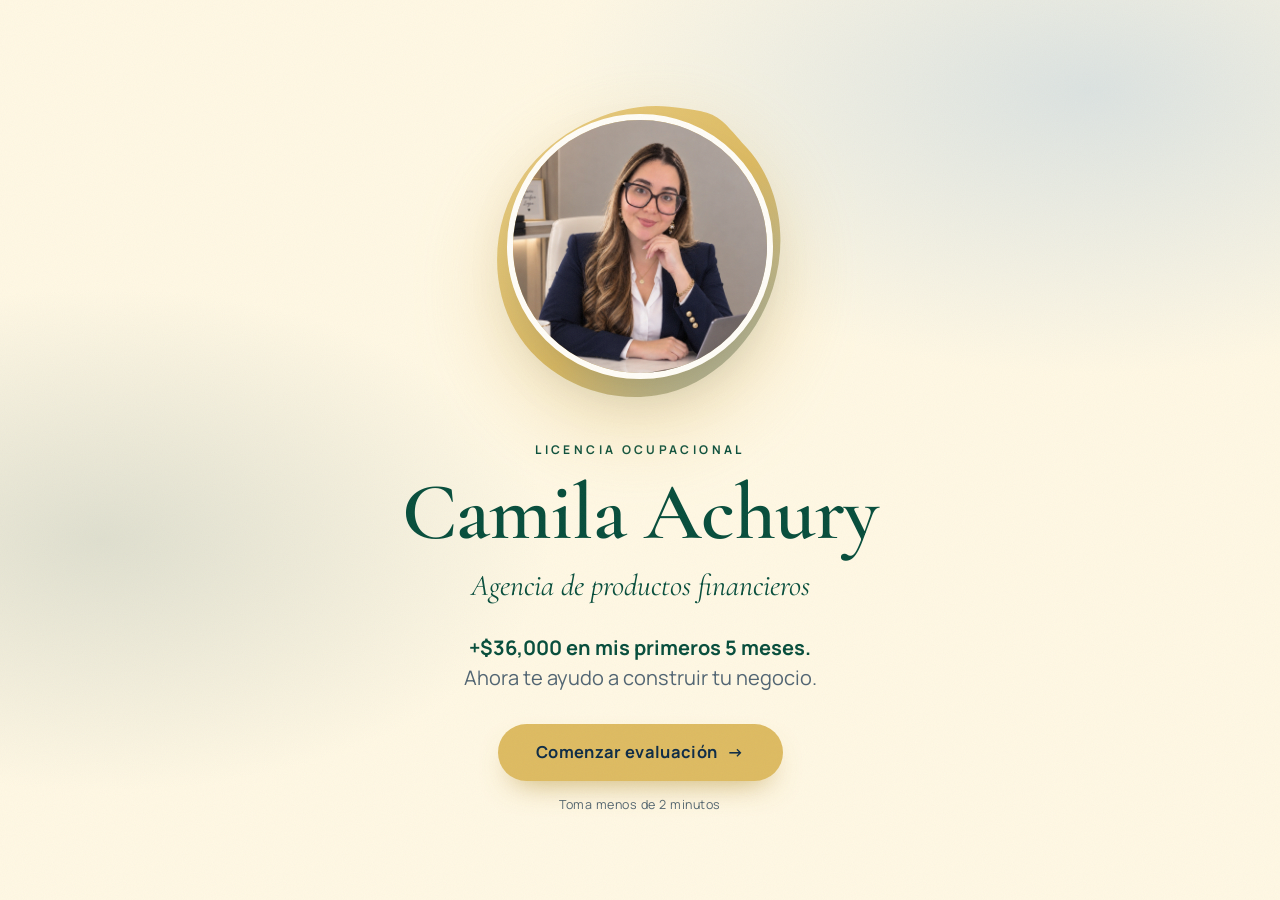
<file: index.html>
<!doctype html>
<html lang="es">
<head>
  <meta charset="utf-8">
  <meta name="viewport" content="width=device-width, initial-scale=1">
  <title>Camila Achury · Agenda tu llamada</title>
  <meta name="description" content="Responde una breve evaluación y agenda una llamada con Camila Achury para comenzar tu licencia y construir tu negocio de productos financieros.">
  <meta property="og:title" content="Camila Achury · Agenda tu llamada">
  <meta property="og:description" content="Disciplina. Enfoque. Resultados. Responde la evaluación y hablemos.">
  <meta property="og:image" content="retrato.jpg?v=4">
  <meta name="theme-color" content="#FFF8E4">
  <link rel="preconnect" href="https://fonts.googleapis.com">
  <link rel="preconnect" href="https://fonts.gstatic.com" crossorigin>
  <link href="https://fonts.googleapis.com/css2?family=Cormorant+Garamond:ital,wght@0,500;0,600;1,500&family=Manrope:wght@400;500;600;700&display=swap" rel="stylesheet">
  <script>document.documentElement.className += ' js';</script>
  <link rel="stylesheet" href="styles.css?v=2026101614">
  <script defer src="main.js?v=2026101614"></script>
</head>
<body>

  <main>
    <!-- ============ HERO ============ -->
    <section class="hero" id="inicio">
      <div class="hero__portrait reveal" data-tilt>
        <svg class="hero__blob" viewBox="0 0 400 400" aria-hidden="true">
          <defs>
            <linearGradient id="blobGrad" x1="0" y1="0" x2="1" y2="1">
              <stop offset="0%" stop-color="#EBCF85"/>
              <stop offset="55%" stop-color="#DEBB61"/>
              <stop offset="100%" stop-color="#A4B1A7"/>
            </linearGradient>
          </defs>
          <path class="blob-path" fill="url(#blobGrad)" d="M318,92C352,130,364,190,346,246C328,302,280,354,218,364C156,374,92,344,62,292C32,240,36,170,72,120C108,70,176,40,232,46C288,52,284,54,318,92Z"/>
        </svg>
        <img class="hero__photo" src="retrato.jpg?v=4" alt="Camila Achury sonriendo en su escritorio, con su portátil y su libreta" width="1060" height="1060" fetchpriority="high">
      </div>

      <p class="eyebrow reveal" style="--d:.15s">Licencia ocupacional</p>
      <h1 class="hero__name reveal" data-split style="--d:.2s">Camila Achury</h1>
      <p class="hero__role reveal" style="--d:.3s">Agencia de productos financieros</p>
      <p class="hero__lead reveal" style="--d:.35s">
        <strong>+$36,000 en mis primeros 5 meses.</strong><br>
        Ahora te ayudo a construir tu negocio.
      </p>

      <a href="encuesta.html" class="btn btn--gold btn--lg magnetic reveal" style="--d:.5s">Comenzar evaluación <span aria-hidden="true">→</span></a>
      <span class="hero__time reveal" style="--d:.6s">Toma menos de 2 minutos</span>
    </section>
  </main>
</body>
</html>
</file>
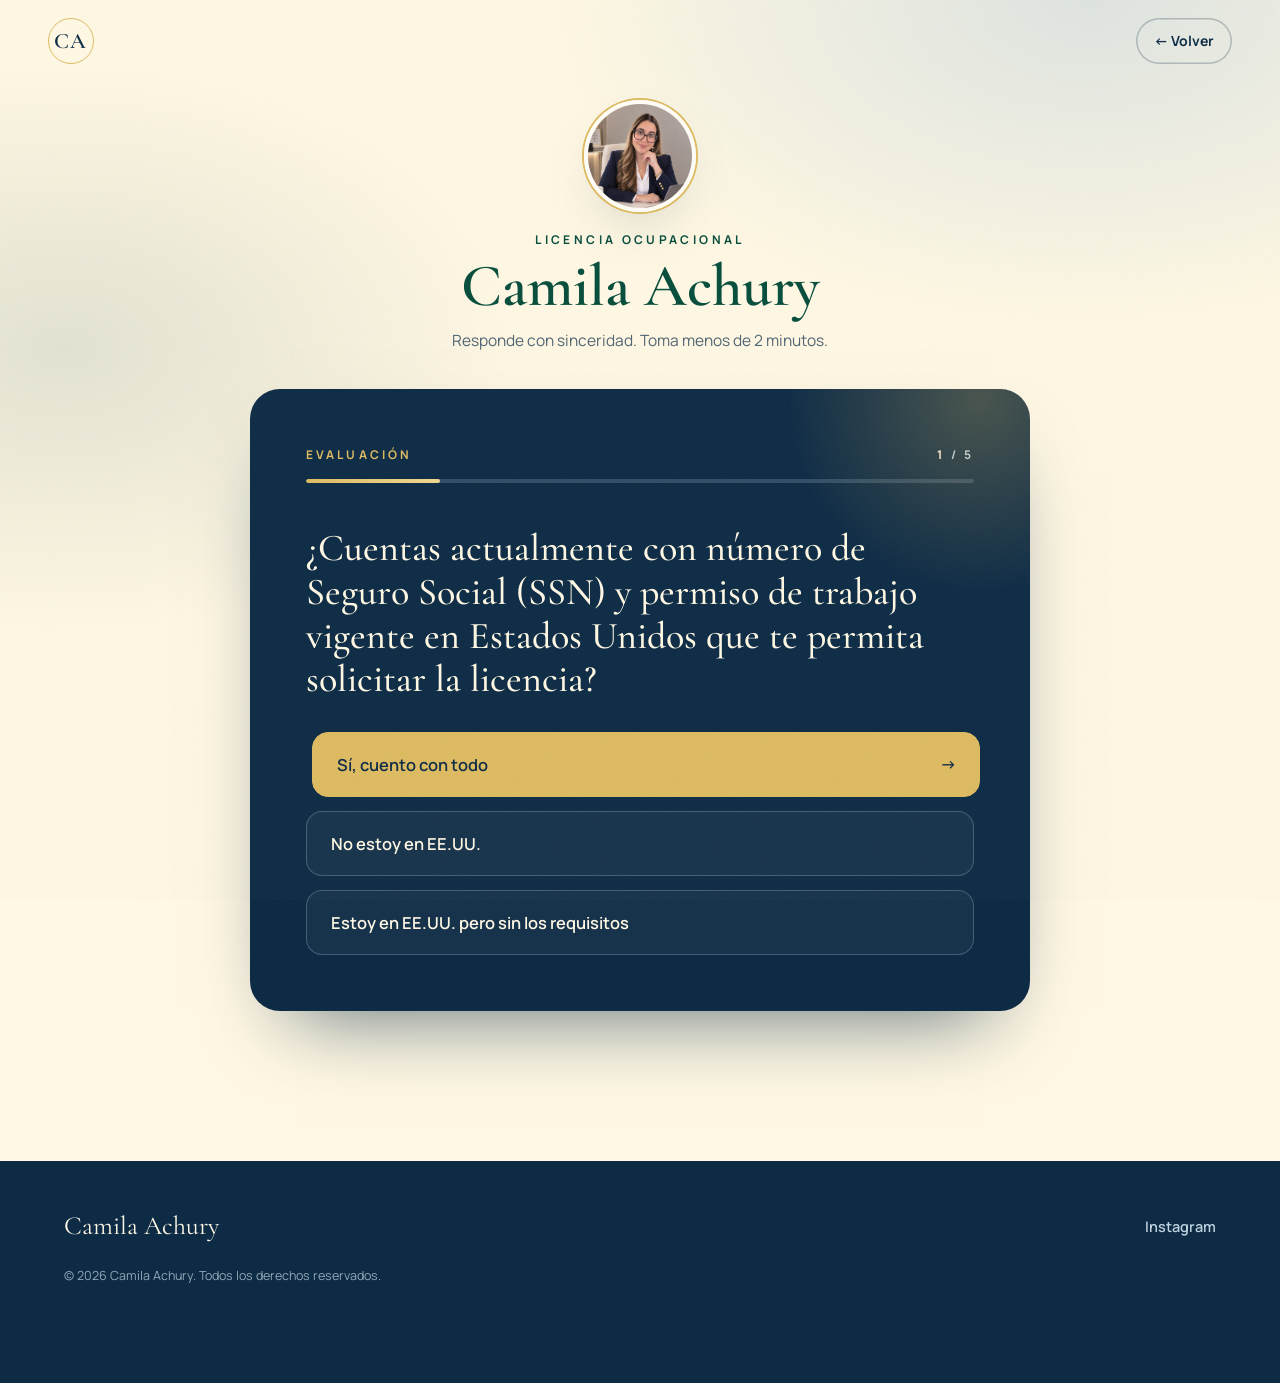
<file: encuesta.html>
<!doctype html>
<html lang="es">
<head>
  <meta charset="utf-8">
  <meta name="viewport" content="width=device-width, initial-scale=1">
  <title>Evaluación · Camila Achury</title>
  <meta name="description" content="Responde una breve evaluación y agenda una llamada con Camila Achury para comenzar tu licencia y construir tu negocio de productos financieros.">
  <meta property="og:title" content="Camila Achury · Agenda tu llamada">
  <meta property="og:description" content="Disciplina. Enfoque. Resultados. Responde la evaluación y hablemos.">
  <meta property="og:image" content="retrato.jpg?v=4">
  <meta name="theme-color" content="#FFF8E4">
  <link rel="preconnect" href="https://fonts.googleapis.com">
  <link rel="preconnect" href="https://fonts.gstatic.com" crossorigin>
  <link href="https://fonts.googleapis.com/css2?family=Cormorant+Garamond:ital,wght@0,500;0,600;1,500&family=Manrope:wght@400;500;600;700&display=swap" rel="stylesheet">
  <script>document.documentElement.className += ' js';</script>
  <link rel="stylesheet" href="styles.css?v=2026101614">
  <script defer src="main.js?v=2026101614"></script>
</head>
<body>

  <header class="nav">
    <a href="index.html" class="nav__mark" aria-label="Volver al inicio">CA</a>
    <a href="index.html" class="nav__back">← Volver</a>
  </header>

  <main class="survey-page">
    <section class="survey-intro">
      <img class="survey-intro__photo" src="retrato.jpg?v=4" alt="Camila Achury" width="1060" height="1060">
      <p class="eyebrow">Licencia ocupacional</p>
      <h1 class="survey-intro__name">Camila Achury</h1>
      <p class="survey-intro__lead">Responde con sinceridad. Toma menos de 2 minutos.</p>
    </section>

    <section class="quiz-section quiz-section--page" id="evaluacion">
      <div class="quiz">
        <div class="quiz__head">
          <span class="quiz__label">Evaluación</span>
          <span class="quiz__count"><b id="stepNow">1</b> / <span id="stepTotal">5</span></span>
        </div>
        <div class="quiz__bar"><span id="quizBar"></span></div>

        <form id="quizForm" novalidate>
          <!-- Paso 1 -->
          <fieldset class="step is-active" data-step="1" data-key="requisitos">
            <legend>¿Cuentas actualmente con número de Seguro Social (SSN) y permiso de trabajo vigente en Estados Unidos que te permita solicitar la licencia?</legend>
            <div class="options">
              <button type="button" class="option" data-value="Sí, cuento con todo">Sí, cuento con todo</button>
              <button type="button" class="option" data-value="No estoy en EE.UU." data-stop="requisitos">No estoy en EE.UU.</button>
              <button type="button" class="option" data-value="Estoy en EE.UU. pero sin los requisitos" data-stop="requisitos">Estoy en EE.UU. pero sin los requisitos</button>
            </div>
          </fieldset>

          <!-- Paso 2 -->
          <fieldset class="step" data-step="2" data-key="situacion">
            <legend>¿Cuál describe mejor tu situación actual?</legend>
            <div class="options">
              <button type="button" class="option" data-value="Tengo un empleo y quiero un ingreso adicional">Tengo un empleo y quiero un ingreso adicional</button>
              <button type="button" class="option" data-value="Quiero cambiar de profesión">Quiero cambiar de profesión</button>
              <button type="button" class="option" data-value="Ya emprendo y quiero crecer">Ya emprendo y quiero crecer</button>
            </div>
          </fieldset>

          <!-- Paso 3 -->
          <fieldset class="step" data-step="3" data-key="tiempo">
            <legend>¿Cuánto tiempo a la semana puedes dedicarle a construir tu negocio?</legend>
            <div class="options">
              <button type="button" class="option" data-value="Entre 2 y 4 horas">Entre 2 y 4 horas</button>
              <button type="button" class="option" data-value="Entre 5 y 10 horas">Entre 5 y 10 horas</button>              <button type="button" class="option" data-value="Tiempo completo">Tiempo completo</button>
              <button type="button" class="option" data-value="Por ahora no tengo tiempo" data-stop="tiempo">Por ahora no tengo tiempo</button>
            </div>
          </fieldset>

          <!-- Paso 4 -->
          <fieldset class="step" data-step="4" data-key="presupuesto">
            <legend>¿Cuál es tu presupuesto para sacar tu licencia ocupacional y comenzar tu negocio de productos financieros?</legend>
            <div class="options">
              <button type="button" class="option" data-value="Entre $300 y $500">Entre $300 y $500</button>
              <button type="button" class="option" data-value="Más de $500">Más de $500</button>
              <button type="button" class="option" data-value="No tengo presupuesto" data-stop="dinero">No tengo presupuesto</button>
            </div>
          </fieldset>

          <!-- Paso 5: datos y agenda -->
          <fieldset class="step" data-step="5" data-key="datos">
            <legend>¡Perfecto! Agenda tu llamada conmigo</legend>
            <p class="step__hint">Déjame tus datos y elige cuándo prefieres que hablemos. Al enviar, se abrirá WhatsApp con tu solicitud lista.</p>
            <div class="fields">
              <label class="field"><span>Nombre completo</span>
                <input type="text" name="nombre" autocomplete="name" required placeholder="Tu nombre">
              </label>
              <label class="field"><span>Teléfono (WhatsApp)</span>
                <input type="tel" name="telefono" autocomplete="tel" inputmode="tel" required placeholder="Ej. +1 305 555 1234">
              </label>
              <label class="field"><span>Correo electrónico</span>
                <input type="email" name="correo" autocomplete="email" placeholder="tucorreo@ejemplo.com">
              </label>
              <label class="field"><span>Ciudad / Estado</span>
                <input type="text" name="ciudad" autocomplete="address-level2" placeholder="Ej. Miami, FL">
              </label>
              <!-- Trampa anti-spam: las personas no la ven -->
              <input type="text" name="website" tabindex="-1" autocomplete="off" aria-hidden="true" class="hp-field">
            </div>
            <p class="field__title">¿Qué día te queda mejor?</p>
            <div class="chips" data-group="dia">
              <button type="button" class="chip" data-value="Lunes">Lun</button>
              <button type="button" class="chip" data-value="Martes">Mar</button>
              <button type="button" class="chip" data-value="Miércoles">Mié</button>
              <button type="button" class="chip" data-value="Jueves">Jue</button>
              <button type="button" class="chip" data-value="Viernes">Vie</button>            </div>
            <p class="field__title">¿En qué horario?</p>
            <div class="chips" data-group="horario">
              <button type="button" class="chip" data-value="Mañana (9am – 12pm)">Mañana</button>
              <button type="button" class="chip" data-value="Tarde (12pm – 5pm)">Tarde</button>
              <button type="button" class="chip" data-value="Noche (5pm – 8pm)">Noche</button>
            </div>
            <p class="form__error" id="formError" role="alert"></p>
            <button type="submit" class="btn btn--whatsapp magnetic">
              <svg viewBox="0 0 24 24" aria-hidden="true"><path fill="currentColor" d="M12 2a10 10 0 0 0-8.6 15.1L2 22l5-1.3A10 10 0 1 0 12 2zm0 18.2a8.2 8.2 0 0 1-4.2-1.2l-.3-.2-3 .8.8-2.9-.2-.3A8.2 8.2 0 1 1 12 20.2zm4.5-6.1c-.2-.1-1.5-.7-1.7-.8-.2-.1-.4-.1-.6.1l-.8 1c-.1.2-.3.2-.5.1a6.7 6.7 0 0 1-3.3-2.9c-.2-.4.2-.4.7-1.3.1-.2 0-.3 0-.4l-.8-1.8c-.2-.5-.4-.4-.6-.4h-.5a1 1 0 0 0-.7.3 3 3 0 0 0-.9 2.2 5.2 5.2 0 0 0 1.1 2.7 11.8 11.8 0 0 0 4.5 4c1.7.7 2.3.8 3.2.6a2.7 2.7 0 0 0 1.8-1.2 2.2 2.2 0 0 0 .1-1.3c0-.1-.2-.2-.5-.3z"/></svg>
              Agendar mi llamada por WhatsApp
            </button>
          </fieldset>

          <!-- Resultado: no cumple requisitos -->
          <div class="step step--end" data-step="stop-requisitos">
            <h3>Gracias por tu sinceridad</h3>
            <p>Por ahora no puedo acompañarte en este proceso: para obtener la licencia necesitas estar en Estados Unidos con número de Seguro Social y permiso de trabajo vigente. Cuando cumplas esos requisitos, aquí estaré.</p>
            <a class="btn btn--ghost" href="#" data-instagram>Sígueme en Instagram</a>
          </div>

          <!-- Resultado: no tiene tiempo -->
          <div class="step step--end" data-step="stop-tiempo">
            <h3>Gracias por tu sinceridad</h3>
            <p>Por ahora no puedo acompañarte en este proceso. Construir este negocio requiere dedicarle tiempo cada semana, y para que funcione necesitamos ese compromiso desde el inicio. Cuando puedas organizar tu tiempo, vuelve a hacer la evaluación.</p>
            <a class="btn btn--ghost" href="#" data-instagram>Sígueme en Instagram</a>
          </div>

          <!-- Resultado: no tiene el dinero -->
          <div class="step step--end" data-step="stop-dinero">
            <h3>Gracias por tu sinceridad</h3>
            <p>Por ahora no puedo acompañarte en este proceso. Para comenzar es necesario contar con el dinero para la licencia y la formación desde el primer día. Cuando lo tengas disponible, vuelve a hacer la evaluación y con gusto hablamos.</p>
            <a class="btn btn--ghost" href="#" data-instagram>Sígueme en Instagram</a>
          </div>

          <!-- Resultado: enviado -->
          <div class="step step--end" data-step="done">
            <h3>¡Listo! Tu solicitud va en camino</h3>
            <p>Ya recibí tus datos. Se abrió WhatsApp con un mensaje para mí: solo pulsa <strong>enviar</strong> en el chat y te confirmaré el horario de tu llamada.</p>
            <a class="btn btn--whatsapp" href="#" id="waRetry">Abrir WhatsApp de nuevo</a>
          </div>
        </form>

        <button type="button" class="quiz__back" id="quizBack" hidden>← Volver</button>
      </div>
    </section>
  </main>

  <footer class="footer footer--slim">
    <span class="footer__mark">Camila Achury</span>
    <nav class="footer__links">
      <a href="#" data-instagram>Instagram</a>
    </nav>
    <small>© 2026 Camila Achury. Todos los derechos reservados.</small>
  </footer>
</body>
</html>
</file>
<file: styles.css>
/* =========================================================
   Camila Achury — Finanzas
   Paleta de marca: verde #064D3B · salvia #A4B1A7 · azul #0D2B45
                    crema #FFF8E4 · celeste #BFD1DE · dorado #DEBB61
   ========================================================= */

:root {
  --green: #064D3B;
  --green-deep: #043529;
  --sage: #A4B1A7;
  --navy: #0D2B45;
  --cream: #FFF8E4;
  --cream-2: #F7EDD2;
  --sky: #BFD1DE;
  --gold: #DEBB61;
  --gold-dark: #B8963E;
  --white: #FFFDF7;

  --ink: var(--navy);
  --ink-soft: rgba(13, 43, 69, .72);

  --serif: "Cormorant Garamond", Georgia, "Times New Roman", serif;
  --sans: "Manrope", system-ui, -apple-system, "Segoe UI", Roboto, sans-serif;

  --radius: 22px;
  --shadow: 0 24px 60px -28px rgba(13, 43, 69, .35);
  --ease: cubic-bezier(.22, 1, .36, 1);
}

*, *::before, *::after { box-sizing: border-box; }

html { scroll-behavior: smooth; -webkit-text-size-adjust: 100%; overflow-x: hidden; overflow-x: clip; }

body {
  margin: 0;
  background: var(--cream);
  color: var(--ink);
  font-family: var(--sans);
  font-size: 17px;
  line-height: 1.65;
  -webkit-font-smoothing: antialiased;
  overflow-x: hidden;
}

img { max-width: 100%; display: block; }
a { color: inherit; }
strong { font-weight: 700; color: var(--green); }

/* Grano sutil de papel */
body::before {
  content: "";
  position: fixed; inset: 0;
  pointer-events: none;
  z-index: 100;
  opacity: .05;
  background-image: url("data:image/svg+xml,%3Csvg xmlns='http://www.w3.org/2000/svg' width='160' height='160'%3E%3Cfilter id='n'%3E%3CfeTurbulence type='fractalNoise' baseFrequency='.9' numOctaves='2'/%3E%3C/filter%3E%3Crect width='100%25' height='100%25' filter='url(%23n)'/%3E%3C/svg%3E");
}

/* ---------- Tipografía común ---------- */
.eyebrow {
  font-size: 12px;
  letter-spacing: .28em;
  text-transform: uppercase;
  font-weight: 700;
  color: var(--green);
  margin: 0 0 14px;
}
.section-title {
  font-family: var(--serif);
  font-weight: 600;
  font-size: clamp(36px, 5vw, 58px);
  line-height: 1.05;
  margin: 0 0 22px;
  color: var(--green);
}

/* ---------- Botones ---------- */
.btn {
  --bg: var(--navy);
  display: inline-flex; align-items: center; justify-content: center; gap: 10px;
  padding: 17px 30px;
  border-radius: 999px;
  border: 0;
  background: var(--bg);
  color: var(--cream);
  font: 700 15px/1 var(--sans);
  letter-spacing: .02em;
  text-decoration: none;
  cursor: pointer;
  transition: transform .4s var(--ease), box-shadow .4s var(--ease), background .3s;
  box-shadow: 0 14px 30px -14px rgba(13, 43, 69, .55);
  will-change: transform;
}
.btn:hover { box-shadow: 0 20px 40px -16px rgba(13, 43, 69, .6); }
.btn span { transition: transform .4s var(--ease); }
.btn:hover span { transform: translateX(4px); }
.btn--gold { --bg: var(--gold); color: var(--navy); box-shadow: 0 14px 30px -14px rgba(184, 150, 62, .8); }
.btn--gold:hover { --bg: #E6C873; }
.btn--whatsapp { --bg: var(--green); color: var(--cream); width: 100%; margin-top: 8px; }
.btn--whatsapp:hover { --bg: var(--green-deep); }
.btn--whatsapp svg { width: 22px; height: 22px; }
.btn--ghost { --bg: transparent; color: var(--navy); box-shadow: inset 0 0 0 1.5px var(--navy); }

/* ---------- Nav ---------- */
.nav {
  position: fixed; top: 0; left: 0; right: 0;
  z-index: 50;
  display: flex; align-items: center; justify-content: space-between;
  padding: 18px clamp(16px, 4vw, 48px);
  transition: background .4s, box-shadow .4s, padding .4s;
}
.nav.is-scrolled {
  background: rgba(255, 248, 228, .82);
  backdrop-filter: blur(14px);
  -webkit-backdrop-filter: blur(14px);
  box-shadow: 0 1px 0 rgba(13, 43, 69, .08);
  padding-top: 12px; padding-bottom: 12px;
}
.nav__mark {
  font-family: var(--serif);
  font-weight: 600;
  font-size: 22px;
  letter-spacing: .08em;
  text-decoration: none;
  width: 46px; height: 46px;
  display: grid; place-items: center;
  border-radius: 50%;
  border: 1.5px solid var(--gold);
  color: var(--navy);
}
.nav__cta {
  font-weight: 700; font-size: 14px;
  text-decoration: none;
  padding: 11px 20px;
  border-radius: 999px;
  background: var(--navy);
  color: var(--cream);
  display: inline-block;
}

/* =========================================================
   HERO
   ========================================================= */
.hero {
  min-height: 100vh;
  min-height: 100svh;
  display: flex; flex-direction: column; align-items: center; justify-content: center;
  text-align: center;
  padding: 36px 16px;
  position: relative;
  background:
    radial-gradient(60% 45% at 85% 10%, rgba(191, 209, 222, .55), transparent 70%),
    radial-gradient(50% 40% at 8% 60%, rgba(164, 177, 167, .35), transparent 70%),
    var(--cream);
}

.hero__portrait {
  position: relative;
  /* Cabe en una pantalla: limitado también por la altura */
  width: min(360px, 70vw, 36svh);
  aspect-ratio: 1;
  margin: 0 0 clamp(18px, 3.5svh, 36px);
  transition: transform .6s var(--ease);
}
.hero__blob {
  position: absolute; inset: -6%;
  width: 112%; height: 112%;
  animation: blobSpin 26s linear infinite;
  filter: drop-shadow(0 30px 40px rgba(222, 187, 97, .35));
}
.blob-path { animation: blobMorph 12s ease-in-out infinite alternate; }

.hero__photo {
  position: absolute;
  inset: 9%;
  width: 82%; height: 82%;
  object-fit: cover;
  object-position: 50% 50%;
  border-radius: 50%;
  border: 6px solid var(--white);
  box-shadow: var(--shadow);
}

.hero__name {
  font-family: var(--serif);
  font-weight: 600;
  font-size: clamp(48px, min(10vw, 9svh), 104px);
  line-height: .95;
  letter-spacing: -.01em;
  margin: 0 0 10px;
  color: var(--green);
}
.hero__role {
  margin: 0 0 clamp(14px, 2.5svh, 24px);
  font-family: var(--serif);
  font-style: italic;
  font-size: clamp(22px, 2.8vw, 30px);
  color: var(--green);
}
.hero__name .char {
  display: inline-block;
  opacity: 0;
  transform: translateY(.45em) rotate(4deg);
  animation: charIn .9s var(--ease) forwards;
  animation-delay: calc(.25s + var(--i) * .045s);
}

.hero__lead {
  max-width: 620px;
  font-size: clamp(17px, 2vw, 20px);
  line-height: 1.5;
  color: var(--ink-soft);
  margin: 0 auto clamp(20px, 3.5svh, 32px);
}
.btn--lg { padding: 20px 38px; font-size: 16.5px; }
.hero .hero__time { margin-top: 14px; }

.hero__card {
  width: min(560px, 100%);
  background: var(--white);
  border-radius: var(--radius);
  padding: 30px 28px 26px;
  box-shadow: var(--shadow);
  border: 1px solid rgba(222, 187, 97, .35);
  display: flex; flex-direction: column; align-items: center; gap: 18px;
}
.hero__card p { margin: 0; font-size: 15.5px; color: var(--ink-soft); }
.hero__time { font-size: 12.5px; color: var(--ink-soft); letter-spacing: .04em; }

/* =========================================================
   MARQUEE
   ========================================================= */
.marquee {
  background: var(--green);
  color: var(--cream);
  overflow: hidden;
  padding: 20px 0;
  transform: rotate(-1.5deg) scale(1.03);
  margin: -10px 0 0;
  position: relative; z-index: 2;
}
.marquee__track {
  display: flex; align-items: center; gap: 34px;
  width: max-content;
  animation: marquee 32s linear infinite;
  font-family: var(--serif);
  font-style: italic;
  font-size: clamp(26px, 3.4vw, 40px);
  white-space: nowrap;
}
.marquee__track i { font-style: normal; color: var(--gold); font-size: .6em; }

/* =========================================================
   QUIZ
   ========================================================= */
.quiz-section {
  padding: clamp(90px, 12vw, 150px) 16px;
  background:
    linear-gradient(180deg, var(--cream) 0%, var(--cream-2) 100%);
  scroll-margin-top: 40px;
}
.quiz {
  max-width: 780px;
  margin: 0 auto;
  background: var(--navy);
  color: var(--cream);
  border-radius: 30px;
  padding: clamp(28px, 5vw, 56px);
  box-shadow: 0 40px 80px -40px rgba(13, 43, 69, .7);
  position: relative;
  overflow: hidden;
}
.quiz::before {
  content: "";
  position: absolute;
  width: 420px; height: 420px;
  right: -160px; top: -200px;
  border-radius: 50%;
  background: radial-gradient(circle, rgba(222, 187, 97, .28), transparent 65%);
  pointer-events: none;
}
.quiz__head {
  display: flex; justify-content: space-between; align-items: baseline;
  margin-bottom: 14px;
  font-size: 12px; letter-spacing: .26em; text-transform: uppercase; font-weight: 700;
}
.quiz__label { color: var(--gold); }
.quiz__count { color: var(--sky); }
.quiz__count b { color: var(--cream); }
.quiz__bar {
  height: 4px; border-radius: 4px;
  background: rgba(191, 209, 222, .2);
  overflow: hidden;
  margin-bottom: clamp(28px, 4vw, 44px);
}
.quiz__bar span {
  display: block; height: 100%; width: 20%;
  background: linear-gradient(90deg, var(--gold), #F0D78F);
  border-radius: inherit;
  transition: width .7s var(--ease);
}

#quizForm { position: relative; }

.step {
  border: 0; margin: 0; padding: 0; min-width: 0;
}
/* Sin JS: todos los pasos visibles (el contenido nunca queda oculto) */
.js .step { display: none; }
.js .step.is-active { display: block; animation: stepIn .65s var(--ease) both; }

.step legend {
  font-family: var(--serif);
  font-weight: 500;
  font-size: clamp(26px, 3.6vw, 38px);
  line-height: 1.15;
  margin-bottom: 30px;
  padding: 0;
  color: var(--cream);
}
.step__hint { color: var(--sky); margin: -14px 0 24px; font-size: 15.5px; }

.options { display: grid; gap: 14px; }
.option {
  position: relative;
  text-align: left;
  padding: 20px 56px 20px 24px;
  border-radius: 16px;
  border: 1.5px solid rgba(191, 209, 222, .28);
  background: rgba(255, 248, 228, .04);
  color: var(--cream);
  font: 600 16.5px/1.4 var(--sans);
  cursor: pointer;
  transition: background .35s var(--ease), border-color .35s, transform .35s var(--ease), color .3s;
}
.option::after {
  content: "→";
  position: absolute; right: 22px; top: 50%;
  transform: translate(-6px, -50%);
  opacity: 0;
  color: var(--navy);
  transition: opacity .3s, transform .35s var(--ease);
}
.option:hover, .option:focus-visible {
  background: var(--gold);
  border-color: var(--gold);
  color: var(--navy);
  transform: translateX(6px);
  outline: none;
}
.option:hover::after, .option:focus-visible::after { opacity: 1; transform: translate(0, -50%); }
.option.is-picked { background: var(--gold); border-color: var(--gold); color: var(--navy); }

.fields { display: grid; grid-template-columns: 1fr 1fr; gap: 16px; margin-bottom: 24px; }
.field { display: flex; flex-direction: column; gap: 7px; }
.field--full { grid-column: 1 / -1; }
.field span, .field__title {
  font-size: 12px; letter-spacing: .18em; text-transform: uppercase; font-weight: 700;
  color: var(--sky);
}
.field__title { margin: 4px 0 12px; }
.field input {
  padding: 16px 18px;
  border-radius: 14px;
  border: 1.5px solid rgba(191, 209, 222, .3);
  background: rgba(255, 248, 228, .06);
  color: var(--cream);
  font: 500 16px var(--sans);
  transition: border-color .3s, background .3s;
}
.field input::placeholder { color: rgba(191, 209, 222, .55); }
.field input:focus { outline: none; border-color: var(--gold); background: rgba(255, 248, 228, .1); }
.field input.is-invalid { border-color: #E9897A; }

.chips { display: flex; flex-wrap: wrap; gap: 10px; margin-bottom: 22px; }
.chip {
  padding: 11px 18px;
  border-radius: 999px;
  border: 1.5px solid rgba(191, 209, 222, .3);
  background: transparent;
  color: var(--cream);
  font: 600 14.5px var(--sans);
  cursor: pointer;
  transition: all .3s var(--ease);
}
.chip:hover { border-color: var(--gold); }
.chip.is-picked { background: var(--gold); border-color: var(--gold); color: var(--navy); }

.form__error { min-height: 1.4em; margin: 0 0 6px; color: #F3B1A5; font-size: 14.5px; }

.step--end h3 {
  font-family: var(--serif); font-weight: 600;
  font-size: clamp(30px, 4vw, 44px); line-height: 1.1;
  margin: 0 0 16px; color: var(--gold);
}
.step--end p { color: var(--sky); margin: 0 0 28px; max-width: 560px; }
.step--end strong { color: var(--cream); }
.step--end .btn--ghost { color: var(--cream); box-shadow: inset 0 0 0 1.5px var(--cream); }
.step--end .btn--whatsapp { width: auto; }
/* Sin JS, las pantallas de resultado no se muestran */
.step--end { display: none; }
.js .step--end.is-active { display: block; }

.quiz__back {
  margin-top: 26px;
  background: none; border: 0; padding: 4px 0;
  color: var(--sky);
  font: 600 14px var(--sans);
  cursor: pointer;
}
.quiz__back:hover { color: var(--gold); }

/* =========================================================
   PÁGINA DE ENCUESTA
   ========================================================= */
.nav__back {
  font-weight: 700; font-size: 14px;
  text-decoration: none;
  padding: 11px 18px;
  border-radius: 999px;
  color: var(--navy);
  box-shadow: inset 0 0 0 1.5px rgba(13, 43, 69, .25);
  transition: box-shadow .3s;
}
.nav__back:hover { box-shadow: inset 0 0 0 1.5px var(--navy); }

.survey-page {
  background:
    radial-gradient(60% 40% at 85% 0%, rgba(191, 209, 222, .5), transparent 70%),
    radial-gradient(50% 35% at 5% 30%, rgba(164, 177, 167, .3), transparent 70%),
    var(--cream);
  min-height: 100vh;
}
.survey-intro {
  text-align: center;
  padding: 100px 16px 0;
}
.survey-intro__photo {
  width: 112px; height: 112px;
  margin: 0 auto 18px;
  border-radius: 50%;
  object-fit: cover;
  border: 4px solid var(--white);
  box-shadow: 0 0 0 2px var(--gold), var(--shadow);
}
.survey-intro .eyebrow { margin-bottom: 6px; }
.survey-intro__name {
  font-family: var(--serif);
  font-weight: 600;
  font-size: clamp(40px, 6vw, 60px);
  line-height: 1;
  margin: 0 0 12px;
  color: var(--green);
}
.survey-intro__lead { margin: 0; color: var(--ink-soft); font-size: 15.5px; }
.quiz-section--page {
  background: none;
  padding-top: 36px;
}
.footer--slim { padding-bottom: 44px; }
.hp-field { position: absolute; left: -9999px; width: 1px; height: 1px; opacity: 0; }

/* =========================================================
   RESULTADOS
   ========================================================= */
.results {
  max-width: 860px;
  margin: 0 auto;
  padding: clamp(80px, 11vw, 140px) 16px 0;
  text-align: center;
}
.results__total {
  font-family: var(--serif);
  font-weight: 600;
  font-size: clamp(72px, 12vw, 148px);
  line-height: 1;
  margin: 6px 0 10px;
  color: var(--green);
  font-variant-numeric: lining-nums tabular-nums;
}
.results__caption {
  margin: 0 0 34px;
  font-family: var(--serif);
  font-style: italic;
  font-size: clamp(22px, 2.6vw, 28px);
  color: var(--navy);
}
.results__disclaimer {
  margin: 0 auto;
  max-width: 620px;
  font-size: 12.5px;
  color: var(--ink-soft);
}
/* =========================================================
   PROCESO
   ========================================================= */
.steps-section {
  padding: clamp(80px, 11vw, 140px) clamp(16px, 5vw, 64px);
  max-width: 1200px; margin: 0 auto;
  text-align: center;
}
.process {
  list-style: none; padding: 0; margin: 48px 0 0;
  display: grid; grid-template-columns: repeat(3, 1fr); gap: 22px;
  text-align: left;
}
.process__item {
  background: var(--white);
  border-radius: var(--radius);
  padding: 34px 30px 32px;
  border: 1px solid rgba(164, 177, 167, .45);
  transition: transform .5s var(--ease), box-shadow .5s var(--ease), border-color .4s;
  position: relative;
  overflow: hidden;
}
.process__item::before {
  content: "";
  position: absolute; left: 0; top: 0; height: 4px; width: 0;
  background: var(--gold);
  transition: width .6s var(--ease);
}
.process__item:hover { transform: translateY(-8px); box-shadow: var(--shadow); border-color: transparent; }
.process__item:hover::before { width: 100%; }
.process__num {
  font-family: var(--serif);
  font-size: 54px; line-height: 1;
  color: var(--gold);
  display: block; margin-bottom: 18px;
}
.process__item h3 {
  font-family: var(--serif); font-weight: 600;
  font-size: 30px; margin: 0 0 10px; color: var(--green);
}
.process__item p { margin: 0; color: var(--ink-soft); font-size: 16px; }

/* =========================================================
   SOBRE MÍ
   ========================================================= */
.about {
  display: grid;
  grid-template-columns: 1fr 1.05fr;
  gap: clamp(36px, 6vw, 90px);
  align-items: center;
  max-width: 1200px;
  margin: 0 auto;
  padding: clamp(40px, 6vw, 80px) clamp(16px, 5vw, 64px) clamp(90px, 12vw, 150px);
}
.about__photo {
  margin: 0;
  position: relative;
  border-radius: 220px 220px var(--radius) var(--radius);
  overflow: hidden;
  aspect-ratio: 4 / 5;
  box-shadow: var(--shadow);
}
.about__photo::after {
  content: "";
  position: absolute; inset: 14px;
  border-radius: 206px 206px 14px 14px;
  border: 1.5px solid rgba(255, 248, 228, .7);
  pointer-events: none;
}
.about__photo img {
  width: 100%; height: 115%;
  object-fit: cover; object-position: 50% 10%;
  will-change: transform;
}
.about__text p { color: var(--ink-soft); margin: 0 0 18px; }
.about__quote {
  margin: 30px 0 0;
  padding-left: 22px;
  border-left: 3px solid var(--gold);
  font-family: var(--serif);
  font-style: italic;
  font-size: clamp(28px, 3vw, 36px);
  line-height: 1.2;
  color: var(--green);
}

/* =========================================================
   BANDA CIUDAD
   ========================================================= */
.band {
  position: relative;
  min-height: 78vh;
  display: grid; place-items: center;
  overflow: hidden;
  color: var(--cream);
  text-align: center;
}
.band__bg {
  position: absolute; inset: -15% 0;
  background-size: cover;
  background-position: 50% 30%;
  will-change: transform;
}
.band::after {
  content: "";
  position: absolute; inset: 0;
  background: linear-gradient(180deg, rgba(13, 43, 69, .55), rgba(6, 77, 59, .78));
}
.band__inner { position: relative; z-index: 1; padding: 80px 16px; max-width: 980px; }
.band__quote {
  font-family: var(--serif);
  font-weight: 500;
  font-size: clamp(42px, 7vw, 96px);
  line-height: 1.02;
  margin: 0;
}
.band__quote em { color: var(--gold); }

/* =========================================================
   CTA FINAL
   ========================================================= */
.final {
  display: grid;
  grid-template-columns: 1.1fr 1fr;
  gap: clamp(36px, 6vw, 80px);
  align-items: center;
  max-width: 1200px;
  margin: 0 auto;
  padding: clamp(90px, 12vw, 150px) clamp(16px, 5vw, 64px);
}
.final__text p { color: var(--ink-soft); margin: 0 0 30px; max-width: 460px; }
.final__photo {
  margin: 0;
  border-radius: 50%;
  overflow: hidden;
  aspect-ratio: 1;
  box-shadow: 0 0 0 10px var(--white), 0 0 0 11px rgba(222, 187, 97, .6), var(--shadow);
}
.final__photo img { width: 100%; height: 100%; object-fit: cover; transition: transform 1.2s var(--ease); }
.final__photo:hover img { transform: scale(1.05); }

/* =========================================================
   FOOTER + WHATSAPP FLOTANTE
   ========================================================= */
.footer {
  background: var(--navy);
  color: var(--sky);
  padding: 44px clamp(16px, 5vw, 64px) 96px;
  display: flex; flex-wrap: wrap; align-items: center; justify-content: space-between; gap: 18px;
}
.footer__mark { font-family: var(--serif); font-size: 26px; color: var(--cream); }
.footer__links { display: flex; gap: 24px; }
.footer__links a { text-decoration: none; font-weight: 600; font-size: 14.5px; }
.footer__links a:hover { color: var(--gold); }
.footer small { width: 100%; font-size: 12.5px; opacity: .75; }

.wa-float {
  position: fixed; right: 20px; bottom: 20px; z-index: 60;
  width: 58px; height: 58px; border-radius: 50%;
  display: grid; place-items: center;
  background: var(--green); color: var(--cream);
  box-shadow: 0 14px 30px -10px rgba(6, 77, 59, .6);
  transition: transform .4s var(--ease);
}
.wa-float svg { width: 28px; height: 28px; }
.wa-float::before {
  content: ""; position: absolute; inset: 0; border-radius: 50%;
  border: 2px solid var(--green);
  animation: pulse 2.6s var(--ease) infinite;
}
.wa-float:hover { transform: scale(1.08); }

/* =========================================================
   REVEAL (con red de seguridad)
   ========================================================= */
.js .reveal {
  opacity: 0;
  transform: translateY(34px);
  transition: opacity 1s var(--ease), transform 1s var(--ease);
  transition-delay: var(--d, 0s);
  /* Red de seguridad CSS: si el JS no carga, todo aparece a los 6 s */
  animation: revealFallback 0s 6s forwards;
}
@keyframes revealFallback { to { opacity: 1; transform: none; } }
.js .reveal.is-in { opacity: 1; transform: none; }
/* El texto dividido letra por letra nunca queda invisible */
.reveal[data-split], .js .reveal[data-split] { opacity: 1; transform: none; }

/* =========================================================
   ANIMACIONES
   ========================================================= */
@keyframes blobMorph {
  0%   { d: path("M318,92C352,130,364,190,346,246C328,302,280,354,218,364C156,374,92,344,62,292C32,240,36,170,72,120C108,70,176,40,232,46C288,52,284,54,318,92Z"); }
  50%  { d: path("M330,110C360,160,350,220,330,270C306,330,250,370,190,362C130,354,70,322,50,262C30,202,52,140,96,100C140,60,200,30,256,48C300,62,306,70,330,110Z"); }
  100% { d: path("M306,80C346,110,372,176,356,236C340,296,300,344,236,362C172,380,104,360,68,306C32,252,30,184,62,128C94,72,160,36,220,38C270,40,276,56,306,80Z"); }
}
@keyframes blobSpin { to { transform: rotate(360deg); } }
@keyframes charIn { to { opacity: 1; transform: none; } }
@keyframes marquee { to { transform: translateX(-50%); } }
@keyframes stepIn {
  from { opacity: 0; transform: translateX(30px); }
  to   { opacity: 1; transform: none; }
}
@keyframes pulse {
  0%   { transform: scale(1); opacity: .7; }
  100% { transform: scale(1.6); opacity: 0; }
}

/* Solo se reducen los efectos realmente intrusivos */
@media (prefers-reduced-motion: reduce) {
  .hero__blob { animation-duration: 80s; }
}

/* =========================================================
   RESPONSIVE
   ========================================================= */
@media (max-width: 900px) {
  .process { grid-template-columns: 1fr; }
  .about, .final { grid-template-columns: 1fr; }
  .about__photo { max-width: 440px; margin: 0 auto; width: 100%; }
  .final { text-align: center; }
  .final__text p { margin-left: auto; margin-right: auto; }
  .final__photo { max-width: 340px; margin: 0 auto; width: 100%; order: -1; }
}
@media (max-width: 560px) {
  body { font-size: 16px; }
  .nav__cta { padding: 10px 16px; font-size: 13px; }
  .hero { overflow: hidden; }
  .hero__card { padding: 24px 18px 22px; }
  .fields { grid-template-columns: 1fr; }
  .option { padding: 18px 48px 18px 18px; font-size: 15.5px; }
  .option:hover { transform: none; }
  .quiz { border-radius: 24px; }
  .band { min-height: 62vh; }
  .wa-float { width: 52px; height: 52px; right: 16px; bottom: 16px; }
}
</file>
